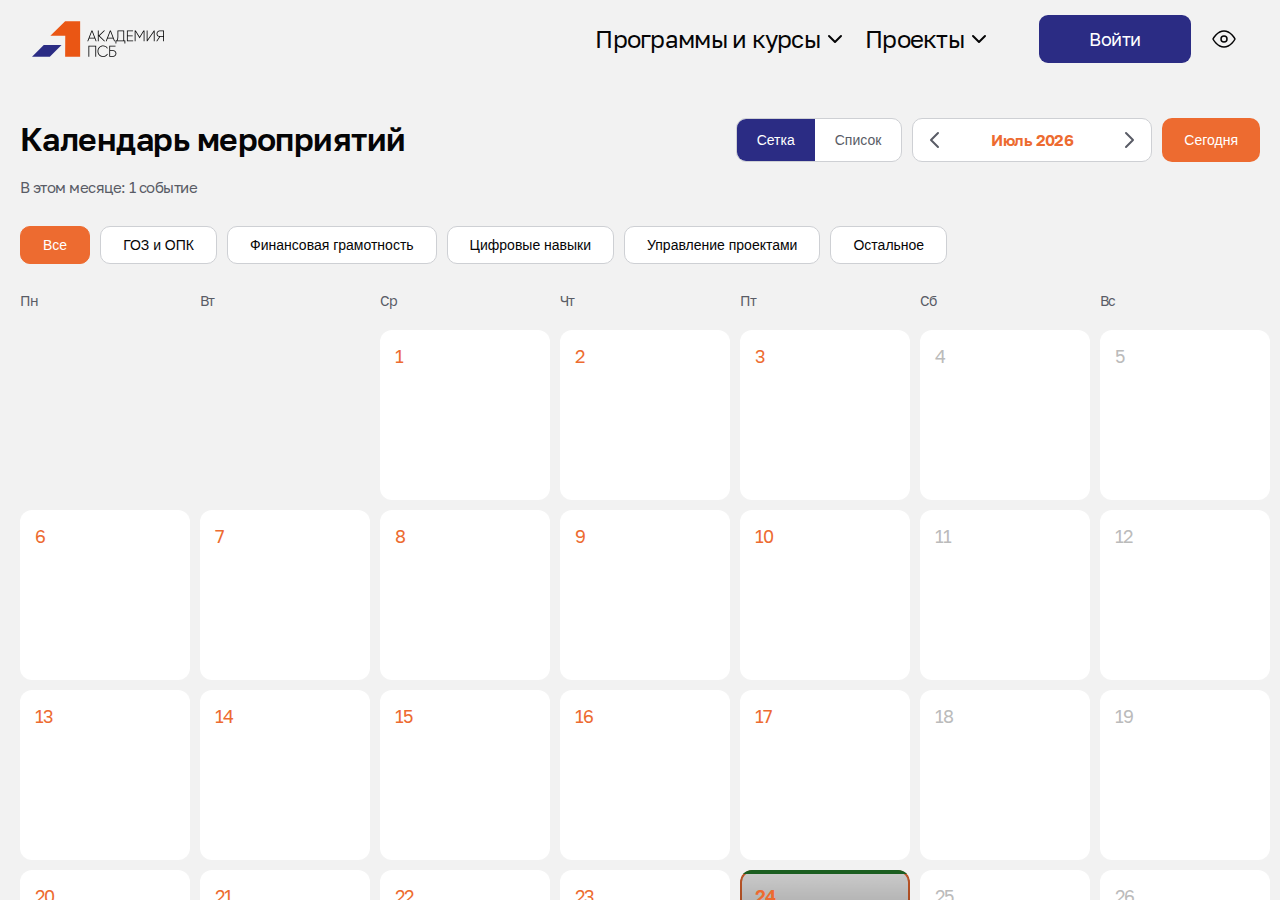
<file: app.html>
<!DOCTYPE html>
<html lang="ru">
<head>
    <meta charset="UTF-8">
    <meta name="viewport" content="width=device-width, initial-scale=1.0">
    <title>Академия ПСБ — Календарь и Админка</title>
    <link rel="manifest" href="manifest.json">
    <meta name="theme-color" content="#2D3280">
    <style>
        * { box-sizing: border-box; margin: 0; padding: 0; }
        body { font-family: Golos, -apple-system, sans-serif; background: #f5f5f5; min-height: 100vh; }
        .app-tabs {
            display: flex;
            gap: 0;
            background: #fff;
            padding: 0 24px;
            box-shadow: 0 1px 0 rgba(0,0,0,.08);
            position: sticky;
            top: 0;
            z-index: 100;
        }
        .app-tab {
            padding: 16px 24px;
            font-size: 18px;
            font-weight: 500;
            color: #666;
            background: none;
            border: none;
            cursor: pointer;
            border-bottom: 3px solid transparent;
            transition: color .2s, border-color .2s;
        }
        .app-tab:hover { color: #2D3280; }
        .app-tab.active { color: #2D3280; border-bottom-color: #2D3280; }
        .app-frame {
            display: none;
            width: 100%;
            height: calc(100vh - 53px);
            border: none;
            background: #fff;
        }
        .app-frame.active { display: block; }
        .app-frame.only-calendar { height: 100vh; }
        .app-tabs.hidden { display: none !important; }
    </style>
</head>
<body>
    <div class="app-tabs" id="appTabs">
        <button type="button" class="app-tab active" data-panel="calendar">Календарь</button>
        <button type="button" class="app-tab" data-panel="admin">Админка</button>
    </div>
    <iframe id="frameCalendar" class="app-frame active" src="index.html" title="Календарь"></iframe>
    <iframe id="frameAdmin" class="app-frame" title="Админ-панель"></iframe>

    <script>
        (function() {
            // Секретный доступ: только при #admin или ?admin=1 в URL
            const hash = (location.hash || '').toLowerCase();
            const params = new URLSearchParams(location.search);
            const isAdminMode = hash === '#admin' || params.get('admin') === '1';

            const tabsWrap = document.getElementById('appTabs');
            const tabs = document.querySelectorAll('.app-tab');
            const frameCalendar = document.getElementById('frameCalendar');
            const frameAdmin = document.getElementById('frameAdmin');

            if (!isAdminMode) {
                tabsWrap.classList.add('hidden');
                frameCalendar.classList.add('only-calendar');
                frameAdmin.style.display = 'none';
            } else {
                frameAdmin.src = 'admin.html'; // загружаем админку только для админов
            }

            function switchTo(panel) {
                if (!isAdminMode) return;
                tabs.forEach(t => t.classList.toggle('active', t.dataset.panel === panel));
                frameCalendar.classList.toggle('active', panel === 'calendar');
                frameAdmin.classList.toggle('active', panel === 'admin');
            }

            window.switchToCalendar = function() { switchTo('calendar'); };
            window.switchToAdmin = function() { switchTo('admin'); };

            tabs.forEach(t => {
                t.addEventListener('click', () => switchTo(t.dataset.panel));
            });

            window.addEventListener('message', function(e) {
                if (e.data === 'switchToCalendar') switchTo('calendar');
            });
        })();
    </script>
</body>
</html>
</file>
